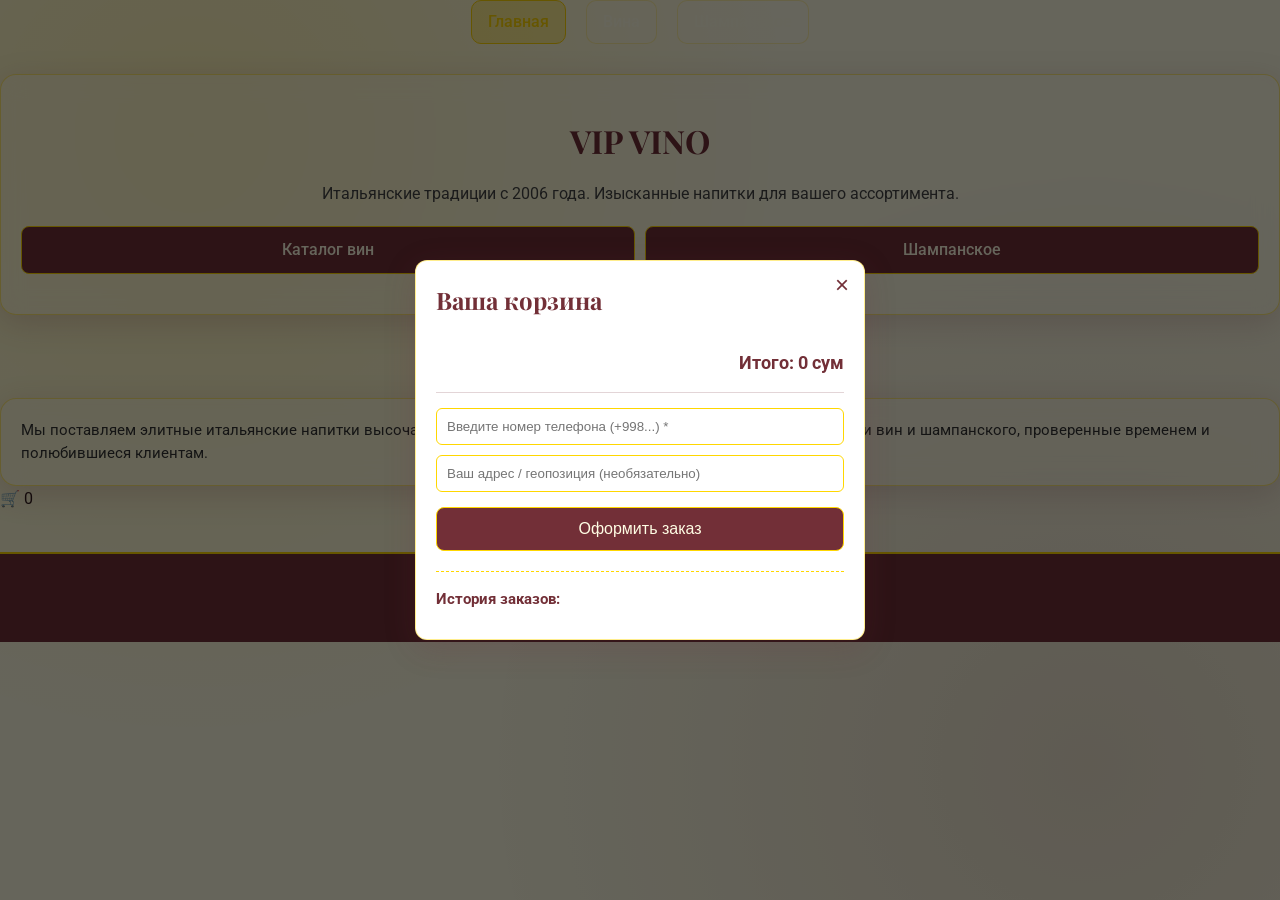
<file: index.html>
<!DOCTYPE html>
<html lang="ru">
<head>
    <meta charset="UTF-8">
    <meta name="viewport" content="width=device-width, initial-scale=1.0">
    <title>VIP VINO — Главная</title>
    <link rel="stylesheet" href="style.css">
    <link href="https://fonts.googleapis.com/css2?family=Playfair+Display:wght@600;700&family=Roboto:wght@300;400;500&display=swap" rel="stylesheet">
</head>
<body>

    <!-- Шапка сайта -->
    <header class="header">
        <div class="header-content">
            <nav class="nav-menu">
                <a href="index.html" class="nav-link active">Главная</a>
                <a href="wine.html" class="nav-link">Вина</a>
                <a href="sparkling.html" class="nav-link">Шампанское</a>
            </nav>
        </div>
    </header>

    <!-- Основной контент главной страницы -->
    <main class="main-container">
        <section class="hero-section glass-card" style="text-align: center; padding: 40px 20px; margin-top: 20px;">
            <h1 style="font-family: 'Playfair Display', serif; color: var(--wine-color); font-size: 2rem; margin-bottom: 15px;">VIP VINO</h1>
            <p style="color: #444; font-size: 1rem; margin-bottom: 20px;">Итальянские традиции с 2006 года. Изысканные напитки для вашего ассортимента.</p>
            <div style="display: flex; gap: 10px; justify-content: center; flex-wrap: wrap;">
                <a href="wine.html" class="btn-primary" style="text-decoration: none; padding: 10px 20px;">Каталог вин</a>
                <a href="sparkling.html" class="btn-primary" style="text-decoration: none; padding: 10px 20px;">Шампанское</a>
            </div>
        </section>

        <section style="margin-top: 30px;">
            <h2 style="font-family: 'Playfair Display', serif; color: var(--wine-color); text-align: center; margin-bottom: 15px;">О нашей компании</h2>
            <div class="glass-card" style="padding: 20px; font-size: 0.95rem; line-height: 1.5; color: #333;">
                <p>Мы поставляем элитные итальянские напитки высочайшего качества. Наш каталог включает в себя лучшие линейки вин и шампанского, проверенные временем и полюбившиеся клиентам.</p>
            </div>
        </section>
    </main>

    <!-- Плавающая кнопка корзины (поверх всего в правом нижнем углу) -->
    <div id="cartTrigger" class="floating-cart-btn">
        🛒 <span id="cartCount">0</span>
    </div>

    <!-- Модальное окно корзины -->
    <div id="cartModal" class="modal hidden-content" style="position: fixed; top: 0; left: 0; width: 100%; height: 100%; background: rgba(0,0,0,0.6); display: flex; align-items: center; justify-content: center; z-index: 10000;">
        <div class="glass-card" style="background: #fff; width: 90%; max-width: 450px; padding: 20px; border-radius: 12px; position: relative; max-height: 90vh; overflow-y: auto;">
            <button id="closeCartBtn" style="position: absolute; top: 10px; right: 15px; background: none; border: none; font-size: 1.5rem; cursor: pointer; color: var(--wine-color);">&times;</button>
            <h2 style="font-family: 'Playfair Display', serif; color: var(--wine-color); margin-bottom: 15px;">Ваша корзина</h2>
            
            <div id="cartItemsList" style="margin-bottom: 15px; max-height: 200px; overflow-y: auto;">
                <!-- Сюда динамически выводятся товары -->
            </div>

            <div style="font-weight: bold; margin-bottom: 15px; color: var(--wine-color); text-align: right; font-size: 1.1rem;">
                Итого: <span id="cartTotalPrice">0</span> сум
            </div>

            <!-- Форма заказа с обязательным телефоном -->
            <div style="border-top: 1px solid rgba(114,47,55,0.2); padding-top: 15px;">
                <input type="text" id="userPhone" placeholder="Введите номер телефона (+998...) *" required style="width: 100%; padding: 10px; margin-bottom: 10px; border-radius: 6px; border: 1px solid var(--gold-color); box-sizing: border-box;">
                <input type="text" id="userLocation" placeholder="Ваш адрес / геопозиция (необязательно)" style="width: 100%; padding: 10px; margin-bottom: 15px; border-radius: 6px; border: 1px solid var(--gold-color); box-sizing: border-box;">
                <button id="checkoutBtn" class="btn-primary" style="width: 100%; padding: 12px; font-size: 1rem;">Оформить заказ</button>
            </div>

            <!-- История заказов -->
            <div style="margin-top: 20px; border-top: 1px dashed var(--gold-color); padding-top: 15px;">
                <h4 style="color: var(--wine-color); margin-bottom: 8px; font-size: 0.95rem;">История заказов:</h4>
                <div id="orderHistoryList" style="max-height: 120px; overflow-y: auto; font-size: 0.85rem;"></div>
            </div>
        </div>
    </div>

    <!-- Подвал -->
    <footer style="text-align: center; padding: 20px; color: var(--gold-color); font-size: 0.85rem; margin-top: 40px;">
        <p>&copy; 2026 VIP VINO. Все права защищены.</p>
        <p style="margin-top: 5px; font-weight: bold;">MADE BY KIRILL</p>
    </footer>

    <script src="script.js"></script>
</body>
</html>
</file>
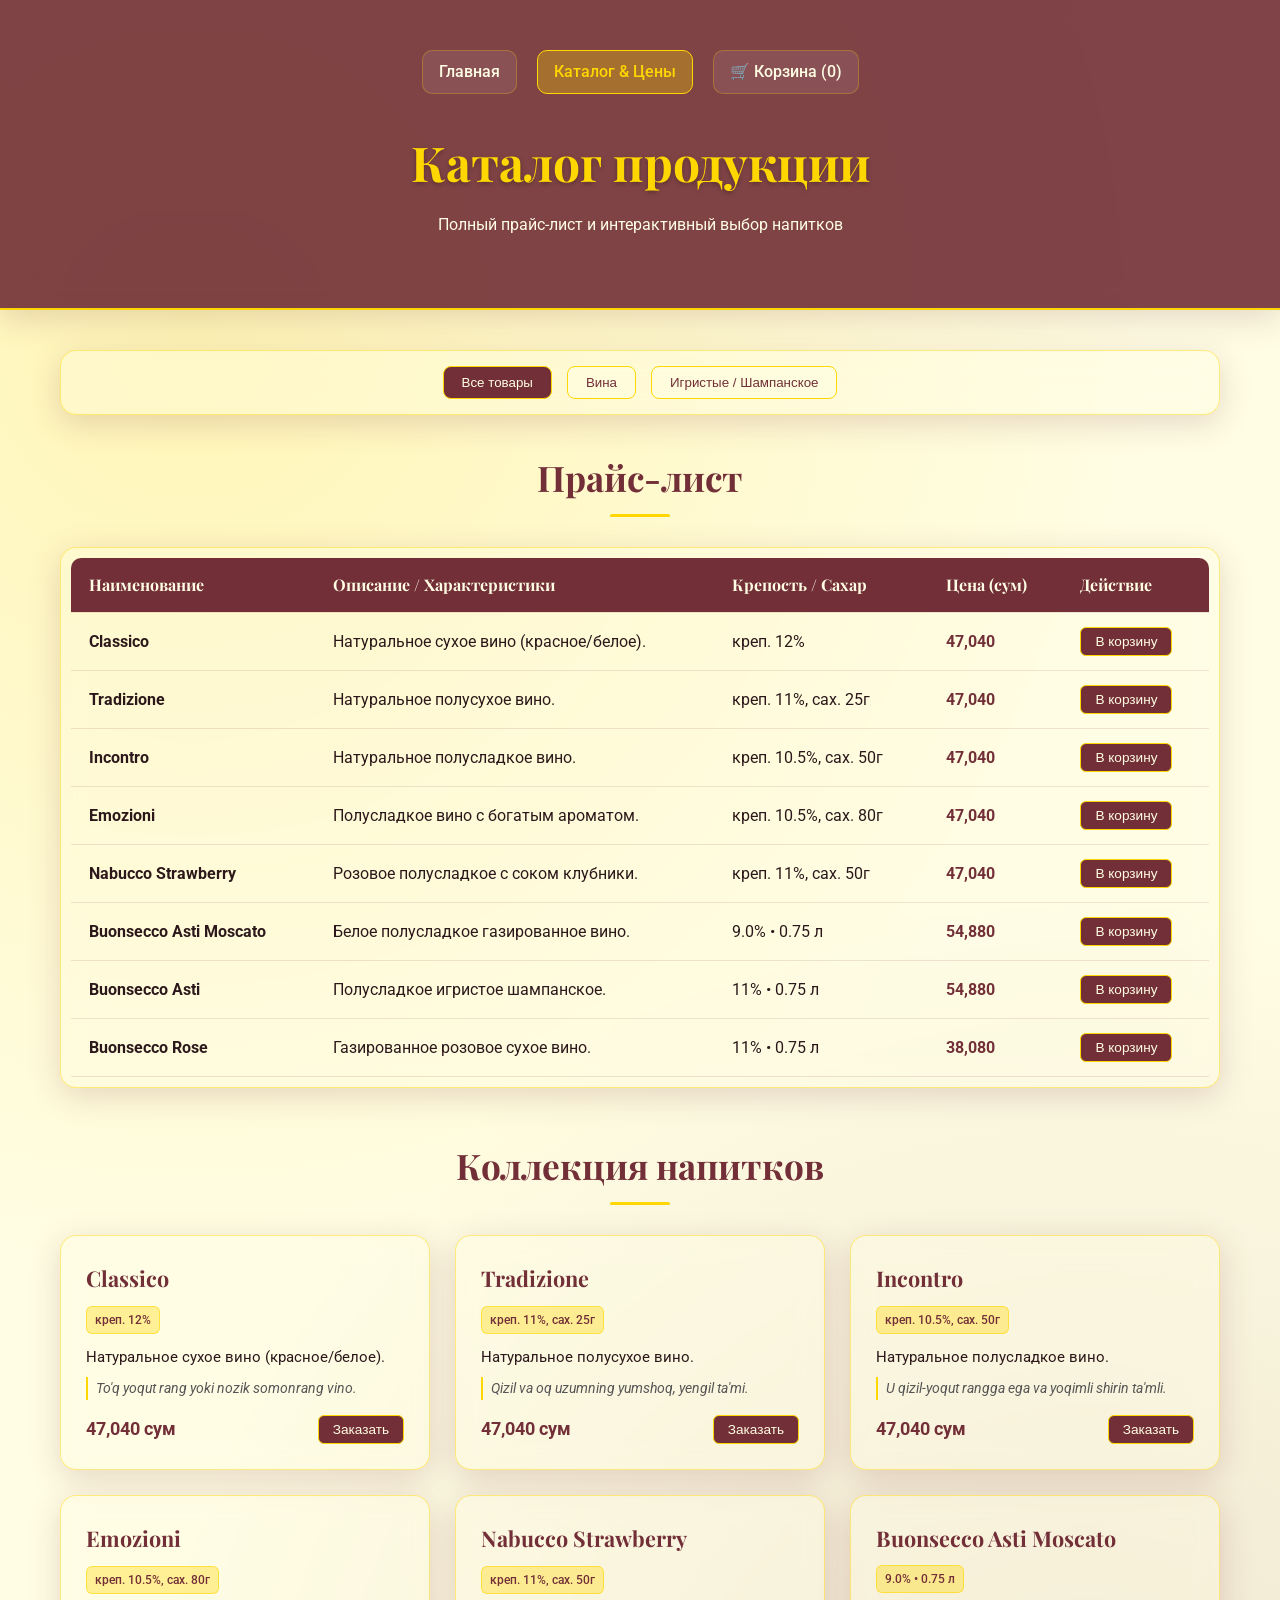
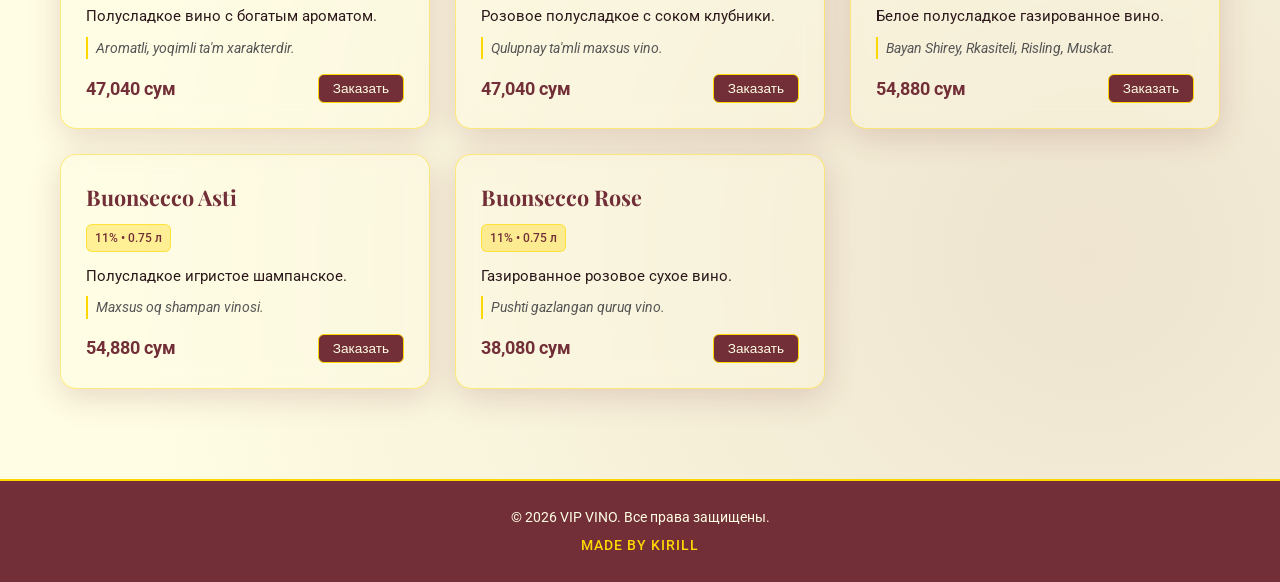
<file: catalog.html>
<!DOCTYPE html>
<html lang="ru">
<head>
    <meta charset="UTF-8">
    <meta name="viewport" content="width=device-width, initial-scale=1.0">
    <title>VIP VINO — Каталог продукции</title>
    <link href="https://fonts.googleapis.com/css2?family=Playfair+Display:wght@400;600;700&family=Roboto:wght@300;400;500&display=swap" rel="stylesheet">
    <link rel="stylesheet" href="style.css">
</head>
<body>

    <header class="glass-header">
        <nav class="nav-menu">
            <a href="index.html">Главная</a>
            <a href="catalog.html" class="active">Каталог & Цены</a>
            <div class="cart-badge" id="cartTrigger">🛒 Корзина (<span id="cartCount">0</span>)</div>
        </nav>
        <h1>Каталог продукции</h1>
        <p>Полный прайс-лист и интерактивный выбор напитков</p>
    </header>

    <main class="container">

        <!-- Фильтры категорий -->
        <div class="filters-panel glass-container">
            <button class="filter-btn active" data-filter="all">Все товары</button>
            <button class="filter-btn" data-filter="wine">Вина</button>
            <button class="filter-btn" data-filter="sparkling">Игристые / Шампанское</button>
        </div>

        <!-- Прайс-лист со Skeleton -->
        <section class="section">
            <h2 class="section-title">Прайс-лист</h2>
            <div class="glass-container price-table-wrapper">
                <div class="skeleton-table" id="tableSkeleton">
                    <div class="skeleton skeleton-row"></div>
                    <div class="skeleton skeleton-row"></div>
                    <div class="skeleton skeleton-row"></div>
                </div>
                <table id="priceTable" class="hidden-content">
                    <thead>
                        <tr>
                            <th>Наименование</th>
                            <th>Описание / Характеристики</th>
                            <th>Крепость / Сахар</th>
                            <th>Цена (сум)</th>
                            <th>Действие</th>
                        </tr>
                    </thead>
                    <tbody id="priceTableBody">
                        <!-- Заполняется динамически из JS -->
                    </tbody>
                </table>
            </div>
        </section>

        <!-- Карточки товаров со Skeleton -->
        <section class="section">
            <h2 class="section-title">Коллекция напитков</h2>
            <div id="cardsSkeleton" class="catalog-grid">
                <div class="glass-card skeleton-card"><div class="skeleton skeleton-title"></div><div class="skeleton skeleton-text"></div></div>
                <div class="glass-card skeleton-card"><div class="skeleton skeleton-title"></div><div class="skeleton skeleton-text"></div></div>
                <div class="glass-card skeleton-card"><div class="skeleton skeleton-title"></div><div class="skeleton skeleton-text"></div></div>
            </div>
            <div id="catalogGrid" class="catalog-grid hidden-content">
                <!-- Карточки генерируются динамически через script.js -->
            </div>
        </section>

    </main>

    <!-- Модальное окно корзины -->
    <div id="cartModal" class="modal-overlay hidden-content">
        <div class="glass-card modal-content">
            <h3>Ваша корзина заказов</h3>
            <div id="cartItemsList" class="cart-items-container">
                <p>Корзина пуста</p>
            </div>
            <div class="cart-total">Итого: <span id="cartTotalPrice">0</span> сум</div>
            <div class="modal-buttons">
                <button id="closeCartBtn" class="btn-secondary">Закрыть</button>
                <button id="checkoutBtn" class="btn-primary">Оформить заказ</button>
            </div>
        </div>
    </div>

    <footer>
        <p>&copy; 2026 VIP VINO. Все права защищены.</p>
        <p style="margin-top: 5px; color: var(--gold-color); font-weight: 500; letter-spacing: 1px;">MADE BY KIRILL</p>
    </footer>

    <script src="script.js"></script>
</body>
</html>
</file>
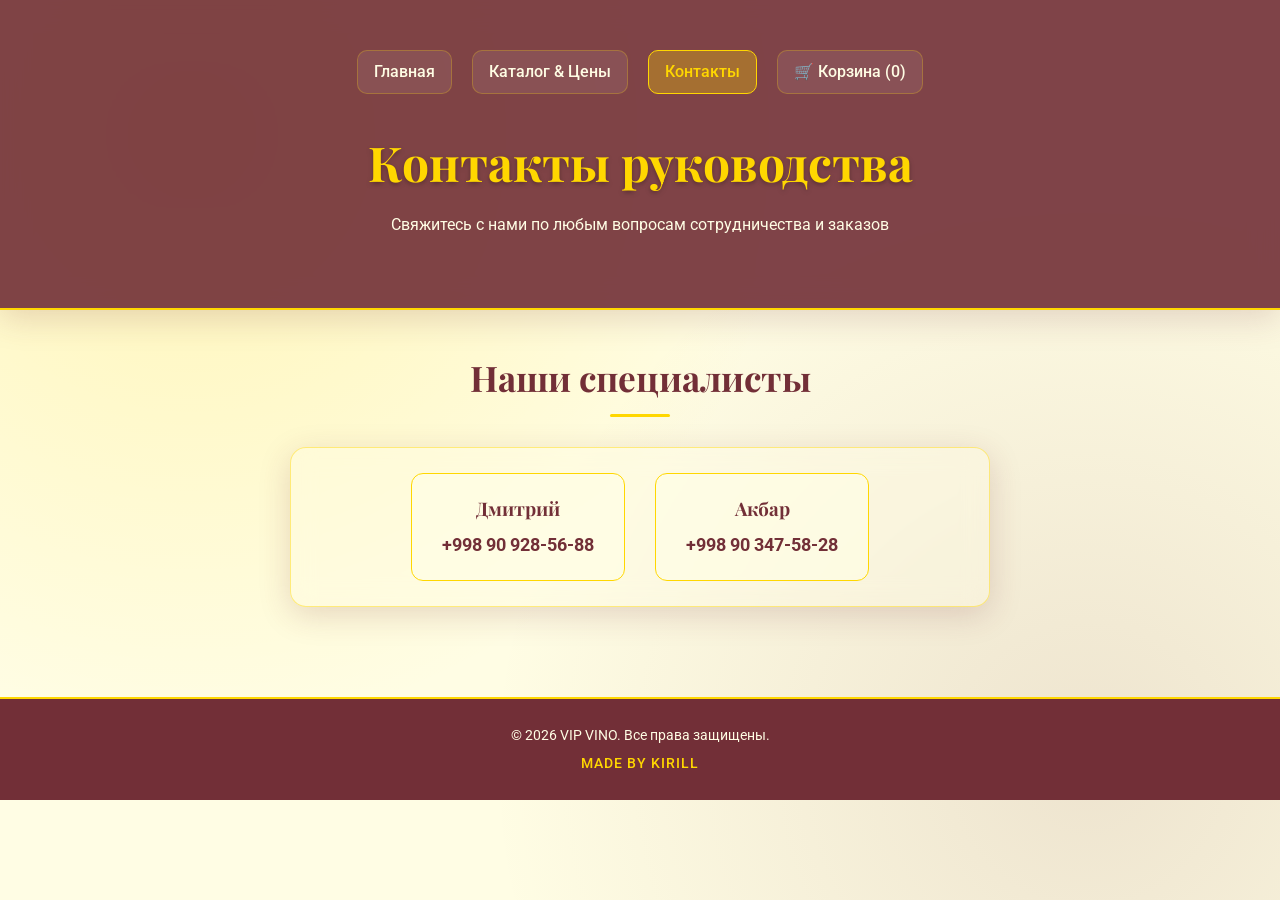
<file: contacts.html>
<!DOCTYPE html>
<html lang="ru">
<head>
    <meta charset="UTF-8">
    <meta name="viewport" content="width=device-width, initial-scale=1.0">
    <title>VIP VINO — Контакты</title>
    <link href="https://fonts.googleapis.com/css2?family=Playfair+Display:wght@400;600;700&family=Roboto:wght@300;400;500&display=swap" rel="stylesheet">
    <link rel="stylesheet" href="style.css">
</head>
<body>

    <header class="glass-header">
        <nav class="nav-menu">
            <a href="index.html">Главная</a>
            <a href="catalog.html">Каталог & Цены</a>
            <a href="contacts.html" class="active">Контакты</a>
            <div class="cart-badge" id="cartTrigger">🛒 Корзина (<span id="cartCount">0</span>)</div>
        </nav>
        <h1>Контакты руководства</h1>
        <p>Свяжитесь с нами по любым вопросам сотрудничества и заказов</p>
    </header>

    <main class="container">
        <section class="section">
            <h2 class="section-title">Наши специалисты</h2>
            <div class="glass-card contacts-card-box">
                <div class="contacts-grid">
                    <div class="contact-item">
                        <h3>Дмитрий</h3>
                        <a href="tel:+998909285688">+998 90 928-56-88</a>
                    </div>
                    <div class="contact-item">
                        <h3>Акбар</h3>
                        <a href="tel:+998903475828">+998 90 347-58-28</a>
                    </div>
                </div>
            </div>
        </section>
    </main>

    <!-- Модальное окно корзины -->
    <div id="cartModal" class="modal-overlay hidden-content">
        <div class="glass-card modal-content">
            <h3>Ваша корзина заказов</h3>
            <div id="cartItemsList" class="cart-items-container">
                <p>Корзина пуста</p>
            </div>
            <div class="cart-total">Итого: <span id="cartTotalPrice">0</span> сум</div>
            <div class="modal-buttons">
                <button id="closeCartBtn" class="btn-secondary">Закрыть</button>
                <button id="checkoutBtn" class="btn-primary">Оформить заказ</button>
            </div>
        </div>
    </div>

    <footer>
        <p>&copy; 2026 VIP VINO. Все права защищены.</p>
        <p style="margin-top: 5px; color: var(--gold-color); font-weight: 500; letter-spacing: 1px;">MADE BY KIRILL</p>
    </footer>

    <script src="script.js"></script>
</body>
</html>
</file>
<file: style.css>
:root {
    --wine-color: #722f37;          /* Классический винный: #722f37 */
    --gold-color: #FFD700;          /* Чистый золотой: #FFD700 */
    --light-bg: #FFFDE4;            /* Светлый фон: #FFFDE4 */
    --dark-text: #2C181A;
    
    /* Эффект Liquid Glass */
    --glass-bg: rgba(255, 253, 228, 0.35);
    --glass-border: rgba(255, 215, 0, 0.45);
    --glass-shadow: 0 8px 32px 0 rgba(114, 47, 55, 0.18);
}

* {
    margin: 0;
    padding: 0;
    box-sizing: border-box;
}

body {
    font-family: 'Roboto', sans-serif;
    background-color: var(--light-bg);
    color: var(--dark-text);
    line-height: 1.6;
    background-image: radial-gradient(circle at 15% 15%, rgba(255, 215, 0, 0.2) 0%, transparent 45%),
                      radial-gradient(circle at 85% 85%, rgba(114, 47, 55, 0.12) 0%, transparent 45%);
    min-height: 100vh;
}

h1, h2, h3, .brand-title {
    font-family: 'Playfair Display', serif;
}

/* Шапка Liquid Glass */
.glass-header {
    background: rgba(114, 47, 55, 0.9);
    backdrop-filter: blur(14px);
    -webkit-backdrop-filter: blur(14px);
    border-bottom: 2px solid var(--gold-color);
    color: var(--light-bg);
    text-align: center;
    padding: 50px 20px 70px 20px;
    box-shadow: var(--glass-shadow);
}

.nav-menu {
    display: flex;
    justify-content: center;
    align-items: center;
    gap: 20px;
    margin-bottom: 30px;
    flex-wrap: wrap;
}

.nav-menu a, .cart-badge {
    color: var(--light-bg);
    text-decoration: none;
    font-size: 1rem;
    font-weight: 500;
    padding: 8px 16px;
    border-radius: 10px;
    transition: all 0.3s ease;
    background: rgba(255, 255, 255, 0.08);
    border: 1px solid rgba(255, 215, 0, 0.25);
    cursor: pointer;
}

.nav-menu a:hover, .nav-menu a.active, .cart-badge:hover {
    background: rgba(255, 215, 0, 0.3);
    color: var(--gold-color);
    border-color: var(--gold-color);
}

.brand-subtitle {
    font-size: 1.05rem;
    letter-spacing: 3px;
    color: var(--gold-color);
    text-transform: uppercase;
    margin-bottom: 8px;
}

.glass-header h1 {
    font-size: 3rem;
    margin-bottom: 12px;
    color: var(--gold-color);
    text-shadow: 0 2px 5px rgba(0,0,0,0.3);
}

.container {
    max-width: 1200px;
    margin: 0 auto;
    padding: 40px 20px;
}

.section {
    margin-bottom: 50px;
}

.section-title {
    text-align: center;
    font-size: 2.2rem;
    color: var(--wine-color);
    margin-bottom: 30px;
    position: relative;
}

.section-title::after {
    content: '';
    display: block;
    width: 60px;
    height: 3px;
    background-color: var(--gold-color);
    margin: 8px auto 0;
    border-radius: 2px;
}

/* Фильтры категорий */
.filters-panel {
    display: flex;
    justify-content: center;
    gap: 15px;
    margin-bottom: 35px;
    padding: 15px;
}

.filter-btn {
    background: rgba(255, 253, 228, 0.5);
    border: 1px solid var(--gold-color);
    padding: 8px 18px;
    border-radius: 8px;
    color: var(--wine-color);
    font-weight: 500;
    cursor: pointer;
    transition: all 0.3s;
}

.filter-btn:hover, .filter-btn.active {
    background: var(--wine-color);
    color: var(--light-bg);
}

/* Эффект Liquid Glass для блоков и карточек */
.glass-container, .glass-card {
    background: var(--glass-bg);
    backdrop-filter: blur(12px);
    -webkit-backdrop-filter: blur(12px);
    border: 1px solid var(--glass-border);
    border-radius: 16px;
    box-shadow: var(--glass-shadow);
}

.glass-card {
    padding: 25px;
    transition: transform 0.3s ease, box-shadow 0.3s ease;
}

.glass-card:hover {
    transform: translateY(-4px);
    box-shadow: 0 12px 35px rgba(114, 47, 55, 0.22);
    border-color: var(--gold-color);
}

/* Таблица прайс-листа */
.price-table-wrapper {
    overflow-x: auto;
    padding: 10px;
}

table {
    width: 100%;
    border-collapse: collapse;
    text-align: left;
}

th, td {
    padding: 14px 18px;
    border-bottom: 1px solid rgba(114, 47, 55, 0.12);
}

th {
    background-color: var(--wine-color);
    color: var(--light-bg);
    font-family: 'Playfair Display', serif;
}

th:first-child { border-top-left-radius: 10px; }
th:last-child { border-top-right-radius: 10px; }

tr:hover {
    background-color: rgba(255, 215, 0, 0.12);
}

.price {
    font-weight: bold;
    color: var(--wine-color);
}

.btn-buy {
    background-color: var(--wine-color);
    color: var(--light-bg);
    border: 1px solid var(--gold-color);
    padding: 6px 14px;
    border-radius: 6px;
    cursor: pointer;
    font-size: 0.85rem;
    transition: background 0.2s;
}

.btn-buy:hover {
    background-color: #58111A;
    color: var(--gold-color);
}

/* Сетка карточек */
.catalog-grid {
    display: grid;
    grid-template-columns: repeat(auto-fit, minmax(310px, 1fr));
    gap: 25px;
}

.card-title {
    font-size: 1.35rem;
    color: var(--wine-color);
    margin-bottom: 10px;
}

.badge-container {
    display: flex;
    gap: 8px;
    margin-bottom: 12px;
    flex-wrap: wrap;
}

.badge {
    background-color: rgba(255, 215, 0, 0.35);
    color: var(--wine-color);
    padding: 3px 8px;
    border-radius: 6px;
    font-size: 0.78rem;
    font-weight: 500;
    border: 1px solid rgba(255, 215, 0, 0.6);
}

.desc-ru {
    margin-bottom: 8px;
    font-size: 0.92rem;
}

.desc-uz {
    font-style: italic;
    color: #555;
    font-size: 0.88rem;
    border-left: 2px solid var(--gold-color);
    padding-left: 8px;
    margin-bottom: 15px;
}

.info-box {
    max-width: 800px;
    margin: 0 auto;
    font-size: 1.05rem;
}

.contacts-card-box {
    max-width: 700px;
    margin: 0 auto;
}

.contacts-grid {
    display: flex;
    justify-content: center;
    gap: 30px;
    flex-wrap: wrap;
}

.contact-item {
    background: rgba(255, 253, 228, 0.6);
    padding: 20px 30px;
    border-radius: 12px;
    border: 1px solid var(--gold-color);
    text-align: center;
}

.contact-item h3 {
    margin-bottom: 6px;
    color: var(--wine-color);
}

.contact-item a {
    color: var(--wine-color);
    text-decoration: none;
    font-size: 1.15rem;
    font-weight: bold;
}

/* Модальное окно корзины */
.modal-overlay {
    position: fixed;
    top: 0; left: 0; width: 100%; height: 100%;
    background: rgba(0, 0, 0, 0.6);
    backdrop-filter: blur(5px);
    display: flex;
    justify-content: center;
    align-items: center;
    z-index: 1000;
}

.modal-content {
    width: 90%;
    max-width: 500px;
    background: #FFFDE4;
    border: 2px solid var(--gold-color);
    padding: 30px;
}

.modal-content h3 {
    color: var(--wine-color);
    margin-bottom: 20px;
    text-align: center;
}

.cart-items-container {
    max-height: 250px;
    overflow-y: auto;
    margin-bottom: 15px;
    border-bottom: 1px solid #ddd;
    padding-bottom: 10px;
}

.cart-item-row {
    display: flex;
    justify-content: space-between;
    margin-bottom: 10px;
    font-size: 0.95rem;
}

.cart-total {
    font-size: 1.2rem;
    font-weight: bold;
    color: var(--wine-color);
    text-align: right;
    margin-bottom: 20px;
}

.modal-buttons {
    display: flex;
    justify-content: space-between;
    gap: 15px;
}

.btn-primary, .btn-secondary {
    padding: 10px 20px;
    border-radius: 8px;
    cursor: pointer;
    font-weight: 500;
    border: none;
}

.btn-primary {
    background-color: var(--wine-color);
    color: var(--light-bg);
    border: 1px solid var(--gold-color);
    flex: 1;
}

.btn-secondary {
    background-color: #ddd;
    color: #333;
}

footer {
    text-align: center;
    padding: 25px;
    background-color: var(--wine-color);
    color: var(--light-bg);
    font-size: 0.9rem;
    border-top: 2px solid var(--gold-color);
}

.hidden-content { display: none; }

/* Skeleton Дизайн Анимации */
.skeleton {
    background: linear-gradient(90deg, rgba(114,47,55,0.06) 25%, rgba(255,215,0,0.18) 50%, rgba(114,47,55,0.06) 75%);
    background-size: 200% 100%;
    animation: skeleton-loading 1.4s infinite;
    border-radius: 6px;
}

@keyframes skeleton-loading {
    0% { background-position: 200% 0; }
    100% { background-position: -200% 0; }
}

.skeleton-table { padding: 20px; display: flex; flex-direction: column; gap: 12px; }
.skeleton-row { height: 32px; width: 100%; }
.skeleton-card { height: 200px; display: flex; flex-direction: column; gap: 12px; }
.skeleton-title { height: 22px; width: 65%; }
.skeleton-text { height: 60px; width: 100%; }

/* Адаптивность (@media) */
@media (max-width: 768px) {
    .glass-header h1 { font-size: 2.2rem; }
    .section-title { font-size: 1.7rem; }
    .contacts-grid { flex-direction: column; }
}
</file>
